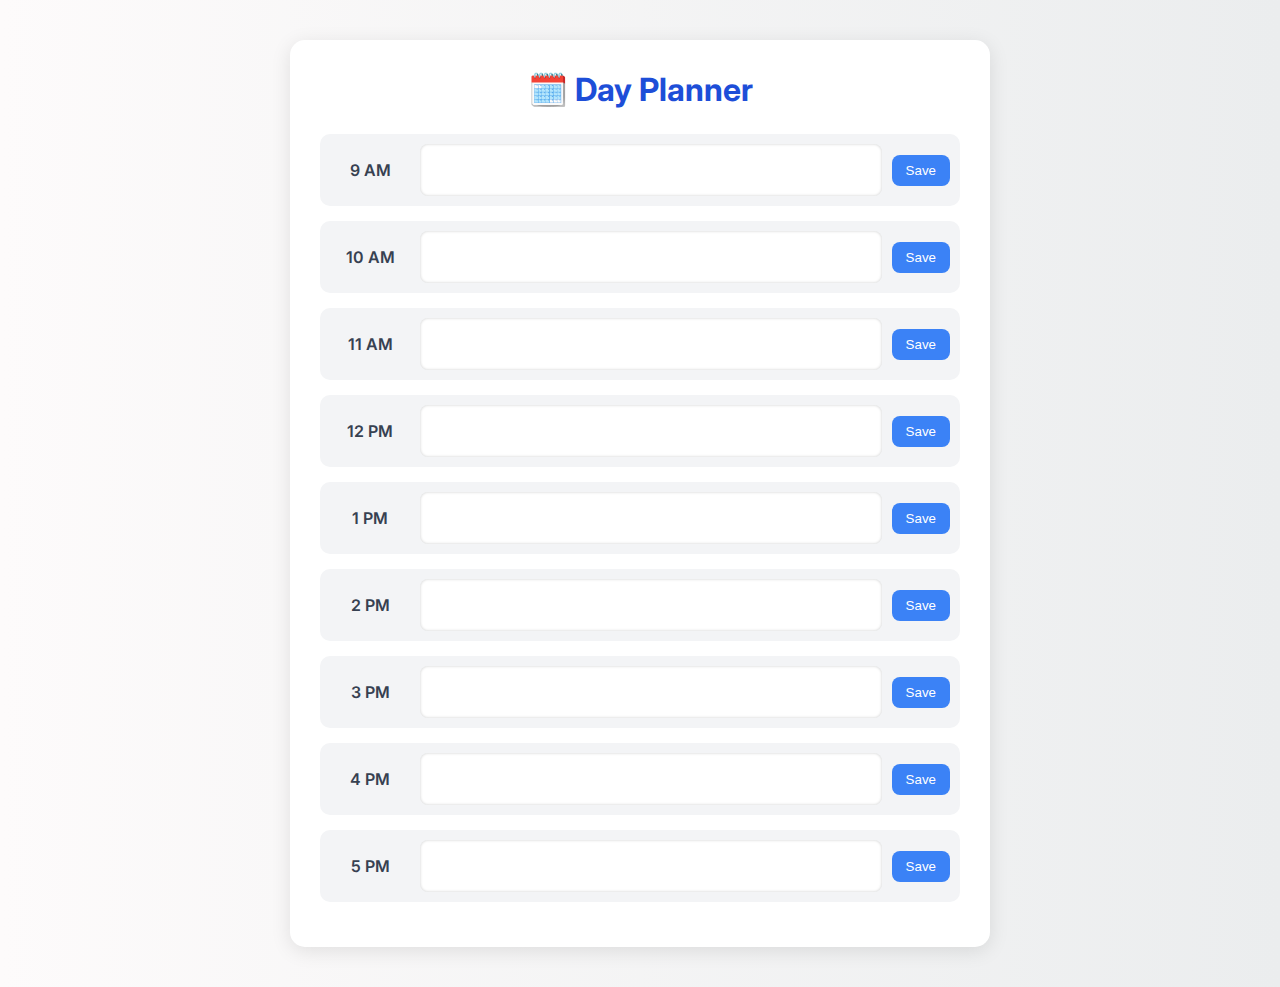
<file: index.html>
<!DOCTYPE html>
<html lang="en">
<head>
  <meta charset="UTF-8" />
  <meta name="viewport" content="width=device-width, initial-scale=1.0"/>
  <title>Modern Day Planner</title>
  <link rel="stylesheet" href="style.css" />
  <link href="https://fonts.googleapis.com/css2?family=Inter:wght@400;600&display=swap" rel="stylesheet">
</head>
<body>
  <div class="wrapper">
    <h1>🗓️ Day Planner</h1>
    <div id="planner"></div>
  </div>
  <script src="script.js"></script>
</body>
</html>
</file>
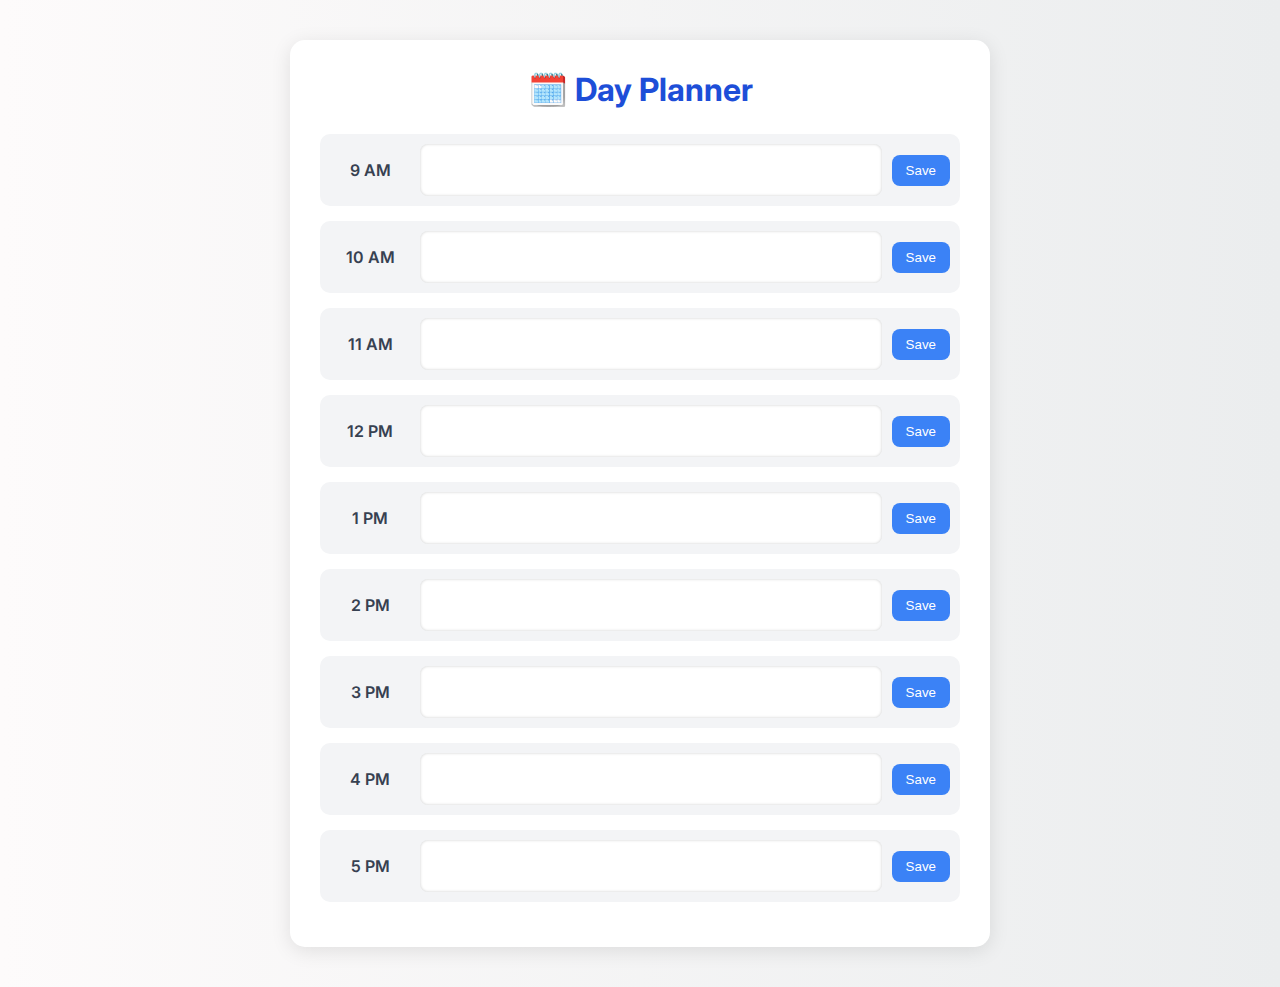
<file: task - 1/index.html>
<!DOCTYPE html>
<html lang="en">
<head>
  <meta charset="UTF-8" />
  <meta name="viewport" content="width=device-width, initial-scale=1.0"/>
  <title>Modern Day Planner</title>
  <link rel="stylesheet" href="style.css" />
  <link href="https://fonts.googleapis.com/css2?family=Inter:wght@400;600&display=swap" rel="stylesheet">
</head>
<body>
  <div class="wrapper">
    <h1>🗓️ Day Planner</h1>
    <div id="planner"></div>
  </div>
  <script src="script.js"></script>
</body>
</html>
</file>
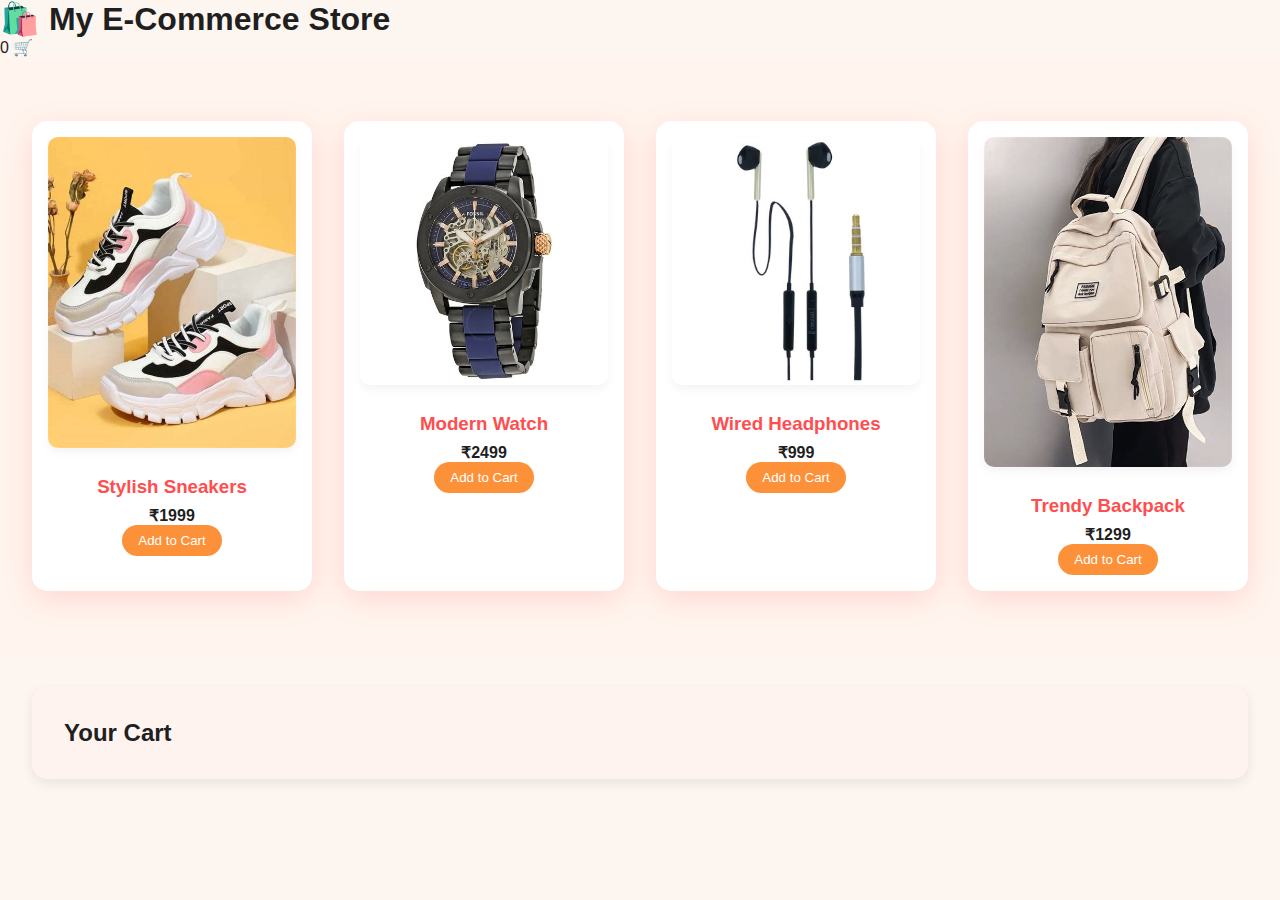
<file: task - 2/index.html>
<!DOCTYPE html>
<html lang="en">
<head>
  <meta charset="UTF-8">
  <meta name="viewport" content="width=device-width, initial-scale=1">
  <title>My E-Commerce Store</title>
  <link rel="stylesheet" href="style.css">
</head>
<body>

  <header>
    <h1>🛍️ My E-Commerce Store</h1>
    <div class="cart">
      <span id="cart-count">0</span> 🛒
    </div>
  </header>

  <main>
    <section class="products" id="product-list">
      <!-- Products will be inserted here via JS -->
    </section>

    <section class="cart-section">
      <h2>Your Cart</h2>
      <ul id="cart-items"></ul>
    </section>
  </main>

  <script src="script.js"></script>
</body>
</html>
</file>
<file: style.css>
* {
    box-sizing: border-box;
    margin: 0;
    padding: 0;
  }
  
  body {
    font-family: 'Inter', sans-serif;
    background: linear-gradient(to right, #fdfbfb, #ebedee);
    padding: 40px;
    color: #333;
  }
  
  .wrapper {
    max-width: 700px;
    margin: auto;
    background: #fff;
    padding: 30px;
    border-radius: 15px;
    box-shadow: 0 4px 20px rgba(0, 0, 0, 0.1);
  }
  
  h1 {
    text-align: center;
    font-size: 2rem;
    margin-bottom: 25px;
    color: #1d4ed8;
  }
  
  .time-block {
    display: flex;
    align-items: center;
    margin-bottom: 15px;
    background: #f3f4f6;
    border-radius: 10px;
    padding: 10px;
    transition: all 0.3s ease;
  }
  
  .time-block:hover {
    box-shadow: 0 2px 10px rgba(0, 0, 0, 0.1);
  }
  
  .hour {
    width: 80px;
    font-weight: 600;
    color: #374151;
    text-align: center;
  }
  
  textarea {
    flex: 1;
    padding: 10px;
    border: none;
    border-radius: 8px;
    background-color: #fff;
    resize: none;
    margin: 0 10px;
    font-size: 14px;
    box-shadow: inset 0 0 3px #ccc;
  }
  
  .saveBtn {
    background-color: #3b82f6;
    color: white;
    border: none;
    padding: 8px 14px;
    border-radius: 8px;
    cursor: pointer;
    transition: background 0.3s;
  }
  
  .saveBtn:hover {
    background-color: #2563eb;
  }
  
  @media (max-width: 600px) {
    .time-block {
      flex-direction: column;
      align-items: stretch;
    }
  
    .hour {
      margin-bottom: 5px;
    }
  
    textarea {
      margin: 5px 0;
    }
  }
</file>
<file: task - 1/style.css>
* {
    box-sizing: border-box;
    margin: 0;
    padding: 0;
  }
  
  body {
    font-family: 'Inter', sans-serif;
    background: linear-gradient(to right, #fdfbfb, #ebedee);
    padding: 40px;
    color: #333;
  }
  
  .wrapper {
    max-width: 700px;
    margin: auto;
    background: #fff;
    padding: 30px;
    border-radius: 15px;
    box-shadow: 0 4px 20px rgba(0, 0, 0, 0.1);
  }
  
  h1 {
    text-align: center;
    font-size: 2rem;
    margin-bottom: 25px;
    color: #1d4ed8;
  }
  
  .time-block {
    display: flex;
    align-items: center;
    margin-bottom: 15px;
    background: #f3f4f6;
    border-radius: 10px;
    padding: 10px;
    transition: all 0.3s ease;
  }
  
  .time-block:hover {
    box-shadow: 0 2px 10px rgba(0, 0, 0, 0.1);
  }
  
  .hour {
    width: 80px;
    font-weight: 600;
    color: #374151;
    text-align: center;
  }
  
  textarea {
    flex: 1;
    padding: 10px;
    border: none;
    border-radius: 8px;
    background-color: #fff;
    resize: none;
    margin: 0 10px;
    font-size: 14px;
    box-shadow: inset 0 0 3px #ccc;
  }
  
  .saveBtn {
    background-color: #3b82f6;
    color: white;
    border: none;
    padding: 8px 14px;
    border-radius: 8px;
    cursor: pointer;
    transition: background 0.3s;
  }
  
  .saveBtn:hover {
    background-color: #2563eb;
  }
  
  @media (max-width: 600px) {
    .time-block {
      flex-direction: column;
      align-items: stretch;
    }
  
    .hour {
      margin-bottom: 5px;
    }
  
    textarea {
      margin: 5px 0;
    }
  }
</file>
<file: task - 2/style.css>
/* style.css */

* {
  margin: 0;
  padding: 0;
  box-sizing: border-box;
  font-family: 'Poppins', sans-serif;
}

body {
  background: #fdf6f0;
  color: #1f1f1f;
  scroll-behavior: smooth;
}

.navbar {
  background: linear-gradient(90deg, #ff5f6d, #ffc371);
  color: white;
  padding: 1rem 2rem;
  display: flex;
  justify-content: space-between;
  align-items: center;
  position: sticky;
  top: 0;
  z-index: 1000;
  box-shadow: 0 4px 8px rgba(0,0,0,0.15);
  animation: slideDown 0.6s ease-out;
}

.logo {
  font-size: 2rem;
  font-weight: 700;
  animation: fadeInLeft 1s ease-in;
}

.cart-icon {
  font-size: 1.5rem;
  position: relative;
  cursor: pointer;
  animation: fadeInRight 1s ease-in;
}

.cart-icon span {
  background: #fff;
  color: #ff4e50;
  border-radius: 50%;
  padding: 2px 8px;
  position: absolute;
  top: -10px;
  right: -10px;
  font-size: 0.8rem;
  animation: pop 0.3s ease-in-out;
  font-weight: bold;
}

.hero {
  background: linear-gradient(to right, #ffecd2 0%, #fcb69f 100%);
  color: #1f1f1f;
  text-align: center;
  padding: 6rem 2rem;
  animation: fadeIn 1.5s ease-in-out;
}

.hero h2 {
  font-size: 3.5rem;
  margin-bottom: 1rem;
  animation: typing 3s steps(30, end), blink-caret 0.75s step-end infinite;
  overflow: hidden;
  white-space: nowrap;
  border-right: 2px solid #1f1f1f;
  width: 0;
}

.hero p {
  font-size: 1.2rem;
  margin-bottom: 2rem;
  animation: fadeIn 2s ease-in;
}

.btn {
  padding: 0.8rem 2rem;
  background: #ff4e50;
  color: white;
  text-decoration: none;
  border-radius: 50px;
  transition: all 0.3s ease-in-out;
  animation: fadeInUp 1s ease-out;
  font-weight: 600;
}

.btn:hover {
  background: #fc913a;
  transform: scale(1.05);
}

.products {
  display: grid;
  grid-template-columns: repeat(auto-fit, minmax(250px, 1fr));
  gap: 2rem;
  padding: 4rem 2rem;
  background: #fff5ee;
}

.product {
  background: #ffffff;
  border-radius: 15px;
  padding: 1rem;
  text-align: center;
  box-shadow: 0 8px 30px rgba(255, 94, 98, 0.2);
  transition: transform 0.3s ease;
  animation: slideUp 0.6s ease-in-out;
}

.product:hover {
  transform: translateY(-10px) scale(1.02);
}

.product img {
  width: 100%;
  border-radius: 10px;
  margin-bottom: 1rem;
  transition: transform 0.3s ease;
  box-shadow: 0 4px 10px rgba(0,0,0,0.05);
}

.product img:hover {
  transform: scale(1.1);
}

.product h3 {
  margin: 0.5rem 0;
  font-weight: 600;
  color: #ff4e50;
}

.product p {
  font-weight: bold;
  color: #1f1f1f;
}

.product button {
  background-color: #fc913a;
  color: white;
  padding: 0.5rem 1rem;
  border: none;
  border-radius: 30px;
  cursor: pointer;
  transition: background 0.3s ease, transform 0.2s ease;
  font-weight: 500;
}

.product button:hover {
  background-color: #ff4e50;
  transform: scale(1.05);
}

.cart-section {
  padding: 2rem;
  background: #fff3f0;
  margin: 2rem;
  border-radius: 15px;
  box-shadow: 0 4px 12px rgba(0,0,0,0.08);
  animation: fadeIn 1s ease-in-out;
}

.cart-section ul {
  list-style: none;
  padding-left: 0;
}

.cart-section li {
  margin: 1rem 0;
  display: flex;
  justify-content: space-between;
  align-items: center;
  border-bottom: 1px solid #eee;
  padding-bottom: 0.5rem;
  animation: fadeInUp 0.5s ease-in-out;
}

.cart-section button {
  background: #ff4e50;
  color: white;
  border: none;
  padding: 0.3rem 0.6rem;
  border-radius: 20px;
  cursor: pointer;
  font-size: 0.9rem;
  transition: transform 0.2s;
}

.cart-section button:hover {
  transform: scale(1.1);
}

@keyframes pop {
  0% { transform: scale(1.2); }
  100% { transform: scale(1); }
}

@keyframes fadeIn {
  0% { opacity: 0; transform: translateY(30px); }
  100% { opacity: 1; transform: translateY(0); }
}

@keyframes slideUp {
  0% { opacity: 0; transform: translateY(20px); }
  100% { opacity: 1; transform: translateY(0); }
}

@keyframes slideDown {
  0% { transform: translateY(-100%); }
  100% { transform: translateY(0); }
}

@keyframes fadeInUp {
  0% { opacity: 0; transform: translateY(40px); }
  100% { opacity: 1; transform: translateY(0); }
}

@keyframes fadeInLeft {
  0% { opacity: 0; transform: translateX(-40px); }
  100% { opacity: 1; transform: translateX(0); }
}

@keyframes fadeInRight {
  0% { opacity: 0; transform: translateX(40px); }
  100% { opacity: 1; transform: translateX(0); }
}

@keyframes typing {
  from { width: 0; }
  to { width: 100%; }
}

@keyframes blink-caret {
  from, to { border-color: transparent; }
  50% { border-color: #1f1f1f; }
}
</file>
